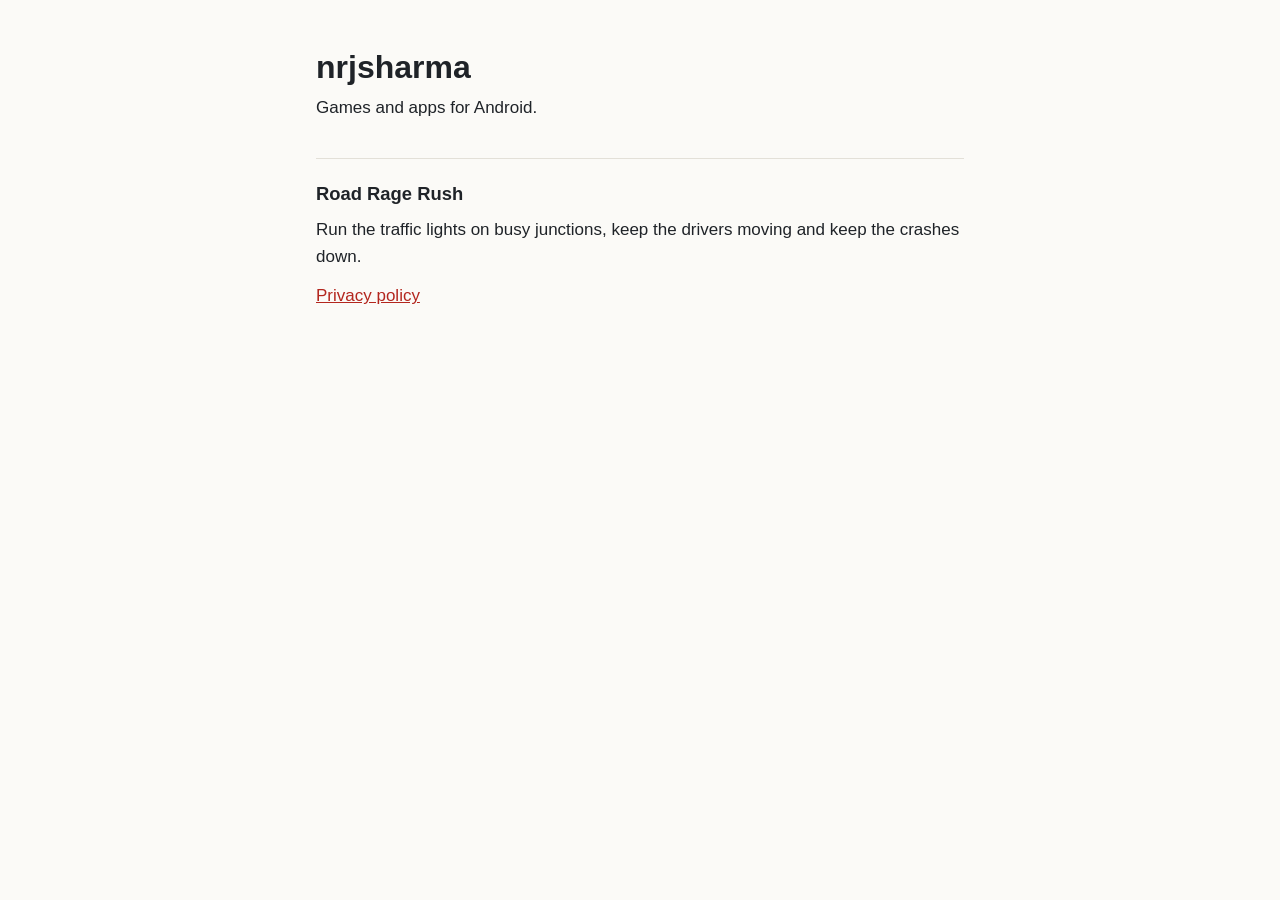
<file: index.html>
<!doctype html>
<html lang="en-GB">
<head>
  <meta charset="utf-8">
  <meta name="viewport" content="width=device-width, initial-scale=1">
  <title>nrjsharma</title>
  <meta name="description" content="Games and apps by nrjsharma.">
  <link rel="stylesheet" href="style.css">
</head>
<body>
  <main>
    <h1>nrjsharma</h1>
    <p>Games and apps for Android.</p>

    <h2>Road Rage Rush</h2>
    <p>Run the traffic lights on busy junctions, keep the drivers moving and keep the crashes down.</p>
    <p><a href="road-rage-rush/privacy/">Privacy policy</a></p>
  </main>
</body>
</html>
</file>
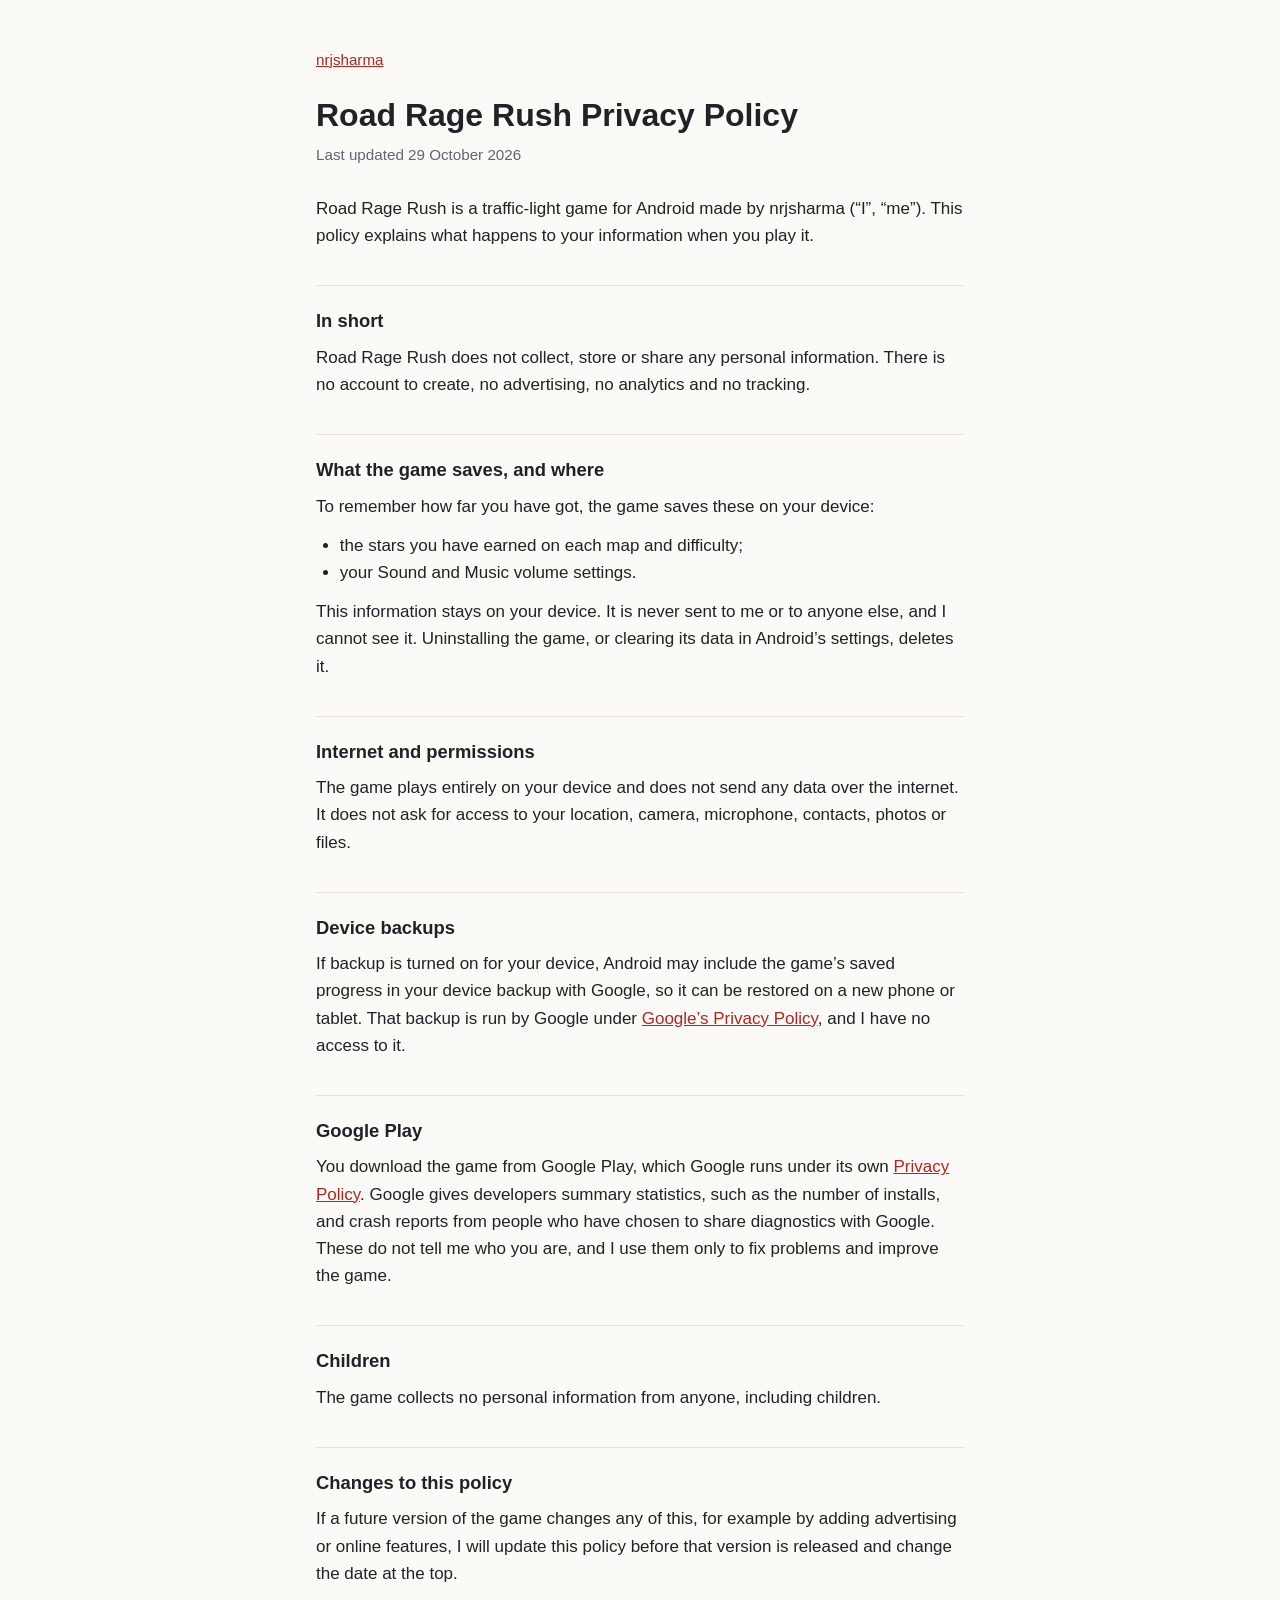
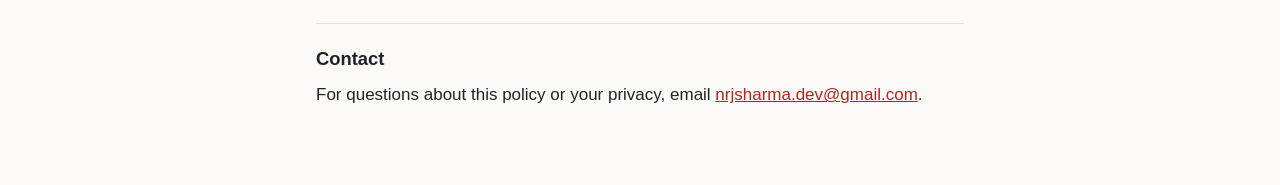
<file: road-rage-rush/privacy/index.html>
<!doctype html>
<html lang="en-GB">
<head>
  <meta charset="utf-8">
  <meta name="viewport" content="width=device-width, initial-scale=1">
  <title>Road Rage Rush Privacy Policy</title>
  <meta name="description" content="Privacy policy for Road Rage Rush, a traffic-light game for Android by nrjsharma.">
  <link rel="stylesheet" href="../../style.css">
</head>
<body>
  <main>
    <p class="back"><a href="../../">nrjsharma</a></p>
    <h1>Road Rage Rush Privacy Policy</h1>
    <p class="updated">Last updated 29 October 2026</p>

    <p>Road Rage Rush is a traffic-light game for Android made by nrjsharma (&ldquo;I&rdquo;, &ldquo;me&rdquo;). This policy explains what happens to your information when you play it.</p>

    <h2>In short</h2>
    <p>Road Rage Rush does not collect, store or share any personal information. There is no account to create, no advertising, no analytics and no tracking.</p>

    <h2>What the game saves, and where</h2>
    <p>To remember how far you have got, the game saves these on your device:</p>
    <ul>
      <li>the stars you have earned on each map and difficulty;</li>
      <li>your Sound and Music volume settings.</li>
    </ul>
    <p>This information stays on your device. It is never sent to me or to anyone else, and I cannot see it. Uninstalling the game, or clearing its data in Android&rsquo;s settings, deletes it.</p>

    <h2>Internet and permissions</h2>
    <p>The game plays entirely on your device and does not send any data over the internet. It does not ask for access to your location, camera, microphone, contacts, photos or files.</p>

    <h2>Device backups</h2>
    <p>If backup is turned on for your device, Android may include the game&rsquo;s saved progress in your device backup with Google, so it can be restored on a new phone or tablet. That backup is run by Google under <a href="https://policies.google.com/privacy">Google&rsquo;s Privacy Policy</a>, and I have no access to it.</p>

    <h2>Google Play</h2>
    <p>You download the game from Google Play, which Google runs under its own <a href="https://policies.google.com/privacy">Privacy Policy</a>. Google gives developers summary statistics, such as the number of installs, and crash reports from people who have chosen to share diagnostics with Google. These do not tell me who you are, and I use them only to fix problems and improve the game.</p>

    <h2>Children</h2>
    <p>The game collects no personal information from anyone, including children.</p>

    <h2>Changes to this policy</h2>
    <p>If a future version of the game changes any of this, for example by adding advertising or online features, I will update this policy before that version is released and change the date at the top.</p>

    <h2>Contact</h2>
    <p>For questions about this policy or your privacy, email <a href="mailto:nrjsharma.dev@gmail.com">nrjsharma.dev@gmail.com</a>.</p>
  </main>
</body>
</html>
</file>
<file: style.css>
:root {
  --bg: #fbfaf7;
  --text: #1f2328;
  --muted: #5f6670;
  --rule: #e3e0d8;
  --link: #b3261e;
  color-scheme: light dark;
}

@media (prefers-color-scheme: dark) {
  :root {
    --bg: #1b1f24;
    --text: #e8e6e1;
    --muted: #a3a9b1;
    --rule: #343a42;
    --link: #ff8a80;
  }
}

* { box-sizing: border-box; }

body {
  margin: 0;
  background: var(--bg);
  color: var(--text);
  font: 17px/1.6 -apple-system, BlinkMacSystemFont, "Segoe UI", Roboto, "Helvetica Neue", Arial, sans-serif;
}

main {
  max-width: 680px;
  margin: 0 auto;
  padding: 48px 16px 64px;
}

h1 {
  font-size: 2rem;
  line-height: 1.2;
  margin: 0 0 8px;
}

h2 {
  font-size: 1.15rem;
  margin: 36px 0 8px;
  padding-top: 20px;
  border-top: 1px solid var(--rule);
}

p, ul { margin: 0 0 12px; }

ul { padding-left: 1.4em; }

a { color: var(--link); }

.back { margin-bottom: 24px; font-size: 0.95rem; }

.updated { color: var(--muted); font-size: 0.95rem; margin-bottom: 28px; }
</file>
